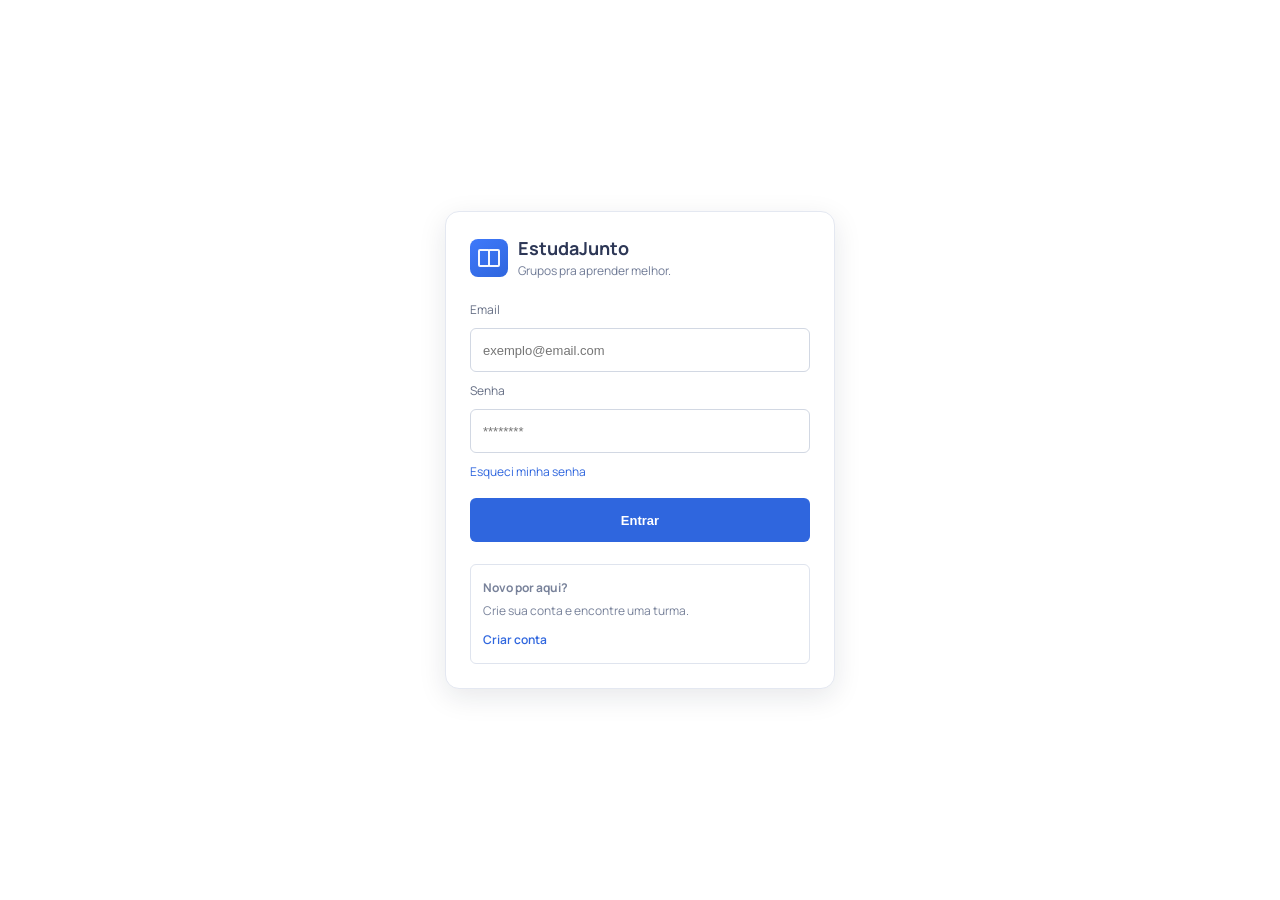
<file: index.html>
<!doctype html>
<html lang="pt-BR">
<head>
  <meta charset="UTF-8" />
  <meta name="viewport" content="width=device-width, initial-scale=1.0" />
  <title>EstudaJunto</title>
  <link rel="preconnect" href="https://fonts.googleapis.com" />
  <link rel="preconnect" href="https://fonts.gstatic.com" crossorigin />
  <link href="https://fonts.googleapis.com/css2?family=Manrope:wght@400;500;600;700&display=swap" rel="stylesheet" />
  <link rel="stylesheet" href="./styles.css" />
</head>
<body>
  <main class="app-shell">
    <section class="auth-card" id="login-screen" aria-label="Tela de login">
      <header class="brand">
        <div class="logo" aria-hidden="true"></div>
        <div>
          <h1>EstudaJunto</h1>
          <p>Grupos pra aprender melhor.</p>
        </div>
      </header>

      <form class="form" id="login-form" action="#" novalidate>
        <label for="email">Email</label>
        <input id="email" type="email" placeholder="exemplo@email.com" />
        <label for="senha">Senha</label>
        <input id="senha" type="password" placeholder="********" />
        <a class="helper-link" href="#">Esqueci minha senha</a>
        <button type="submit" class="primary-btn">Entrar</button>
      </form>

      <aside class="signup-box">
        <p class="strong">Novo por aqui?</p>
        <p>Crie sua conta e encontre uma turma.</p>
        <a href="#" id="go-register">Criar conta</a>
      </aside>
    </section>

    <section class="auth-card hidden" id="register-screen" aria-label="Tela de cadastro">
      <header class="brand">
        <div class="logo" aria-hidden="true"></div>
        <div>
          <h1>Criar conta</h1>
          <p>Entre nos grupos certos.</p>
        </div>
      </header>

      <form class="form" id="register-form" action="#" novalidate>
        <input type="text" placeholder="Nome completo" />
        <input type="email" placeholder="seu@email.com" />
        <input type="password" placeholder="Senha" />
        <input type="password" placeholder="Confirmar senha" />
        <button type="submit" class="primary-btn">Criar conta</button>
      </form>

      <p class="terms">Ao continuar, voce aceita os <a href="#">Termos de Uso</a>.</p>
      <div class="divider"></div>
      <p class="signin">Ja tem uma conta? <a href="#" id="go-login">Entrar</a></p>
    </section>

    <section class="app-home hidden" id="home-screen" aria-label="Tela inicial">
      <p class="status-time">9:41</p>
      <header class="home-header">
        <div class="logo mini" aria-hidden="true"></div>
        <div>
          <h2>Grupos</h2>
          <p>Encontre sua proxima sessao.</p>
        </div>
      </header>

      <label class="search-box">
        <input type="text" placeholder="Buscar materia ou tema" />
        <span class="search-icon" aria-hidden="true"></span>
      </label>

      <div class="filter-row">
        <button type="button" class="chip active">Todos</button>
        <button type="button" class="chip">Meus grupos</button>
      </div>

      <div class="group-list">
        <article class="group-card">
          <div class="avatar avatar-blue">M</div>
          <div class="group-content">
            <h3>Matematica Aplicada</h3>
            <p>Seg e qua • 17h</p>
            <div class="group-actions">
              <span class="tag tag-blue">Calculo</span>
              <button type="button" class="enter-btn enter-blue">Entrar</button>
            </div>
          </div>
        </article>

        <article class="group-card">
          <div class="avatar avatar-green">P</div>
          <div class="group-content">
            <h3>Programacao Java</h3>
            <p>Quinta • 14h</p>
            <div class="group-actions">
              <span class="tag tag-green">Tecnologia</span>
              <button type="button" class="enter-btn enter-green">Entrou</button>
            </div>
          </div>
        </article>

        <article class="group-card">
          <div class="avatar avatar-yellow">H</div>
          <div class="group-content">
            <h3>Historia do Brasil</h3>
            <p>Sexta • 16h</p>
            <div class="group-actions">
              <span class="tag tag-yellow">ENEM</span>
              <button type="button" class="enter-btn enter-blue">Entrar</button>
            </div>
          </div>
        </article>
      </div>

      <button type="button" class="create-group-btn">Criar grupo</button>

      <nav class="bottom-nav">
        <a href="#" class="active">Listar</a>
        <a href="#">Chat</a>
        <a href="#">Conta</a>
      </nav>
    </section>
  </main>

  <script>
    const loginScreen = document.getElementById("login-screen");
    const registerScreen = document.getElementById("register-screen");
    const homeScreen = document.getElementById("home-screen");
    const loginForm = document.getElementById("login-form");
    const registerForm = document.getElementById("register-form");
    const goRegister = document.getElementById("go-register");
    const goLogin = document.getElementById("go-login");

    function openHome() {
      loginScreen.classList.add("hidden");
      registerScreen.classList.add("hidden");
      homeScreen.classList.remove("hidden");
    }

    goRegister.addEventListener("click", function (event) {
      event.preventDefault();
      loginScreen.classList.add("hidden");
      registerScreen.classList.remove("hidden");
      homeScreen.classList.add("hidden");
    });

    goLogin.addEventListener("click", function (event) {
      event.preventDefault();
      registerScreen.classList.add("hidden");
      loginScreen.classList.remove("hidden");
      homeScreen.classList.add("hidden");
    });

    loginForm.addEventListener("submit", function (event) {
      event.preventDefault();
      openHome();
    });

    registerForm.addEventListener("submit", function (event) {
      event.preventDefault();
      openHome();
    });
  </script>
</body>
</html>
</file>
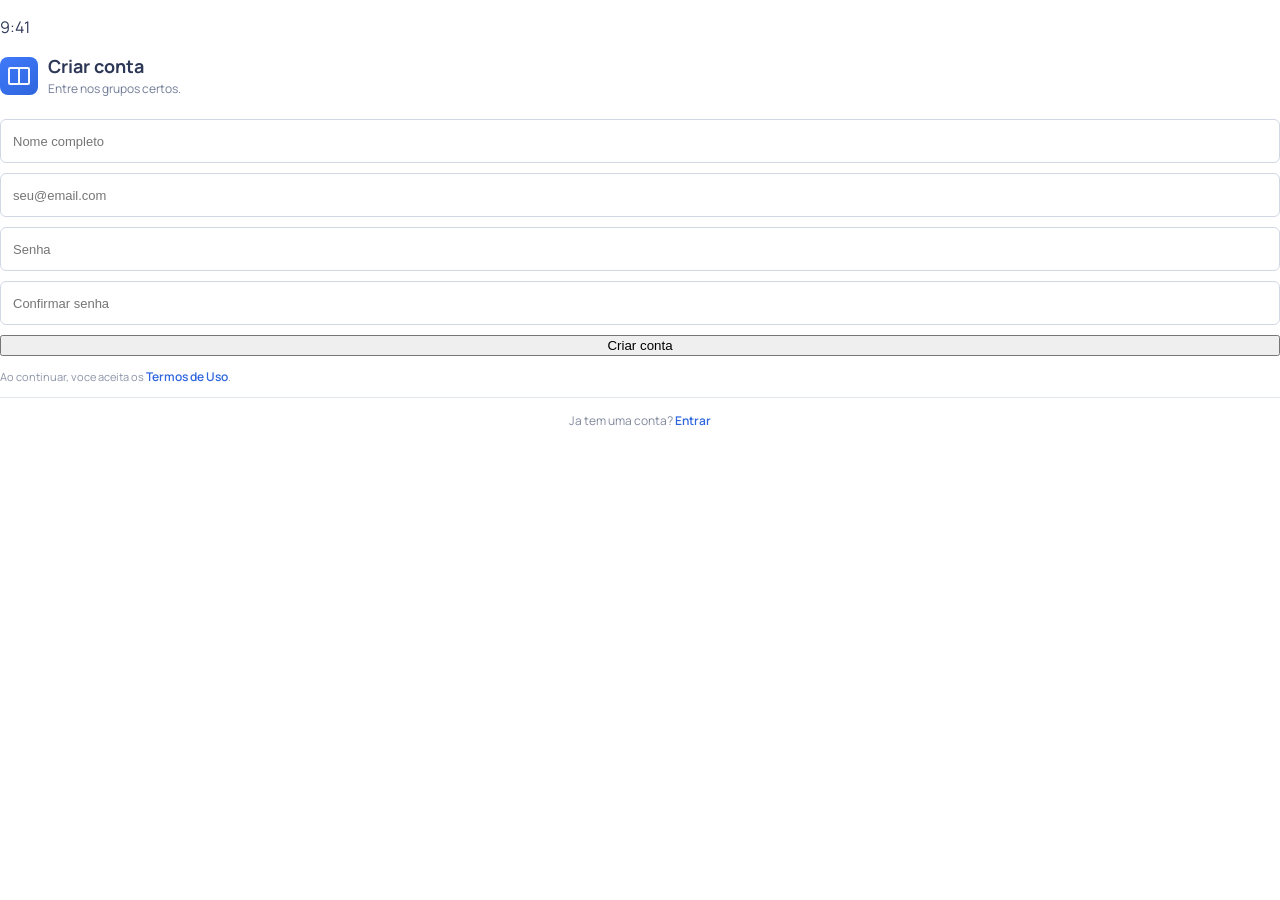
<file: cadastro.html>
<!doctype html>
<html lang="pt-BR">
<head>
  <meta charset="UTF-8" />
  <meta name="viewport" content="width=device-width, initial-scale=1.0" />
  <title>Cadastro - EstudaJunto</title>
  <link rel="preconnect" href="https://fonts.googleapis.com" />
  <link rel="preconnect" href="https://fonts.gstatic.com" crossorigin />
  <link href="https://fonts.googleapis.com/css2?family=Manrope:wght@400;500;600;700&display=swap" rel="stylesheet" />
  <link rel="stylesheet" href="./styles.css" />
</head>
<body>
  <main class="page single">
    <section class="phone">
      <div class="screen">
        <p class="time">9:41</p>

        <header class="brand">
          <div class="logo small" aria-hidden="true"></div>
          <div>
            <h1>Criar conta</h1>
            <p>Entre nos grupos certos.</p>
          </div>
        </header>

        <form class="form" action="#">
          <input type="text" placeholder="Nome completo" />
          <input type="email" placeholder="seu@email.com" />
          <input type="password" placeholder="Senha" />
          <input type="password" placeholder="Confirmar senha" />
          <button type="submit">Criar conta</button>
        </form>

        <p class="terms">Ao continuar, voce aceita os <a href="#">Termos de Uso</a>.</p>

        <div class="divider"></div>

        <p class="signin">Ja tem uma conta? <a href="./login.html">Entrar</a></p>
      </div>
    </section>
  </main>
</body>
</html>
</file>
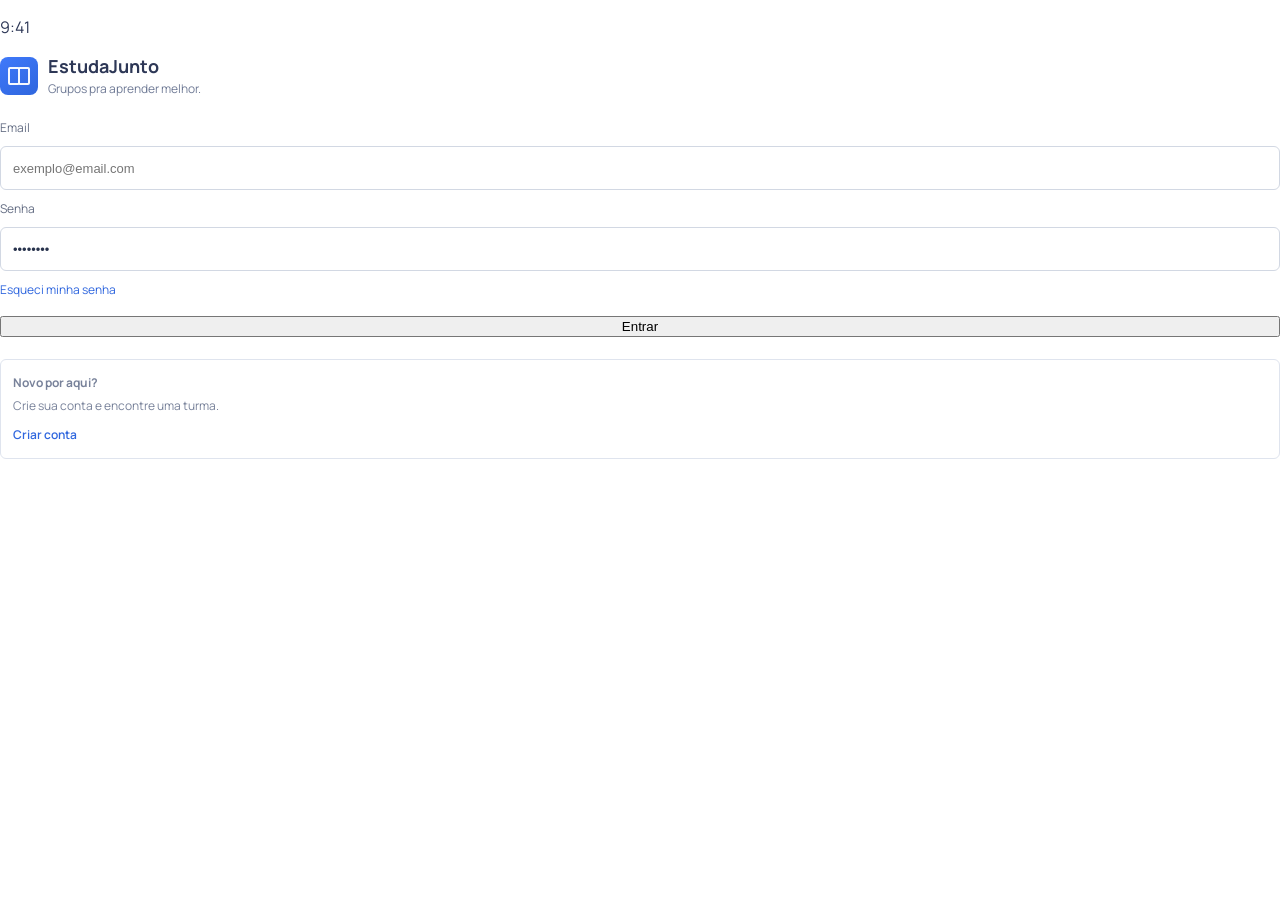
<file: login.html>
<!doctype html>
<html lang="pt-BR">
<head>
  <meta charset="UTF-8" />
  <meta name="viewport" content="width=device-width, initial-scale=1.0" />
  <title>Login - EstudaJunto</title>
  <link rel="preconnect" href="https://fonts.googleapis.com" />
  <link rel="preconnect" href="https://fonts.gstatic.com" crossorigin />
  <link href="https://fonts.googleapis.com/css2?family=Manrope:wght@400;500;600;700&display=swap" rel="stylesheet" />
  <link rel="stylesheet" href="./styles.css" />
</head>
<body>
  <main class="page single">
    <section class="phone">
      <div class="screen">
        <p class="time">9:41</p>

        <header class="brand">
          <div class="logo" aria-hidden="true"></div>
          <div>
            <h1>EstudaJunto</h1>
            <p>Grupos pra aprender melhor.</p>
          </div>
        </header>

        <form class="form" action="#">
          <label for="email">Email</label>
          <input id="email" type="email" placeholder="exemplo@email.com" />

          <label for="senha">Senha</label>
          <input id="senha" type="password" value="12345678" />

          <a class="helper-link" href="#">Esqueci minha senha</a>

          <button type="submit">Entrar</button>
        </form>

        <aside class="signup-box">
          <p class="strong">Novo por aqui?</p>
          <p>Crie sua conta e encontre uma turma.</p>
          <a href="./cadastro.html">Criar conta</a>
        </aside>
      </div>
    </section>
  </main>
</body>
</html>
</file>
<file: styles.css>
:root {
  --bg: #ffffff;
  --card-bg: #ffffff;
  --text: #2d3756;
  --muted: #707b96;
  --line: #dfe4ee;
  --primary: #2f66de;
  --primary-dark: #2455bc;
}

* {
  box-sizing: border-box;
}

html,
body {
  margin: 0;
  min-height: 100%;
}

body {
  font-family: "Manrope", sans-serif;
  background: var(--bg);
  color: var(--text);
}

.app-shell {
  min-height: 100vh;
  display: grid;
  place-items: center;
  padding: 18px;
}

.auth-card,
.app-home {
  width: 100%;
  max-width: 390px;
  background: var(--card-bg);
  border: 1px solid #e4e8f1;
  border-radius: 14px;
  box-shadow: 0 8px 28px rgba(15, 26, 51, 0.1);
}

.auth-card {
  padding: 24px;
}

.app-home {
  padding: 12px;
}

.hidden {
  display: none;
}

.brand {
  display: flex;
  align-items: center;
  gap: 10px;
  margin-bottom: 22px;
}

.logo {
  width: 38px;
  height: 38px;
  border-radius: 8px;
  background: linear-gradient(145deg, #3f79fa, #2f66de);
  position: relative;
  flex-shrink: 0;
}

.logo::before,
.logo::after {
  content: "";
  position: absolute;
  top: 10px;
  width: 9px;
  height: 14px;
  border: 2px solid rgba(255, 255, 255, 0.95);
  border-radius: 2px;
}

.logo::before {
  left: 8px;
  border-right: 1px solid rgba(255, 255, 255, 0.95);
}

.logo::after {
  right: 8px;
  border-left: 1px solid rgba(255, 255, 255, 0.95);
}

.brand h1 {
  margin: 0 0 2px;
  font-size: 18px;
  font-weight: 700;
}

.brand p {
  margin: 0;
  font-size: 12px;
  color: var(--muted);
}

.form {
  display: flex;
  flex-direction: column;
  gap: 10px;
}

.form label {
  font-size: 12px;
  color: #656e84;
}

.form input {
  width: 100%;
  height: 44px;
  border: 1px solid #d2d8e3;
  border-radius: 6px;
  padding: 0 12px;
  font-size: 13px;
  color: #27324c;
  outline: none;
}

.form input:focus {
  border-color: #9ab6f8;
  box-shadow: 0 0 0 3px rgba(47, 102, 222, 0.12);
}

.helper-link {
  margin: 0 0 8px;
  font-size: 12px;
  color: var(--primary);
  text-decoration: none;
}

.primary-btn {
  border: 0;
  width: 100%;
  height: 44px;
  border-radius: 6px;
  background: var(--primary);
  color: #fff;
  font-size: 13px;
  font-weight: 600;
  cursor: pointer;
}

.primary-btn:hover {
  background: var(--primary-dark);
}

.signup-box {
  margin-top: 22px;
  border: 1px solid var(--line);
  border-radius: 6px;
  padding: 14px 12px;
}

.signup-box .strong {
  margin: 0 0 6px;
  font-size: 12px;
  font-weight: 700;
}

.signup-box p {
  margin: 0 0 8px;
  font-size: 12px;
  color: #78829a;
}

.signup-box a,
.terms a,
.signin a {
  color: var(--primary);
  text-decoration: none;
  font-size: 12px;
  font-weight: 600;
}

.terms {
  margin: 12px 0;
  font-size: 11px;
  color: #8b93a6;
}

.divider {
  width: 100%;
  height: 1px;
  background: #e2e6ed;
  margin-bottom: 14px;
}

.signin {
  margin: 0;
  text-align: center;
  font-size: 12px;
  color: #80889c;
}

.status-time {
  margin: 2px 0 12px;
  font-size: 12px;
  font-weight: 600;
  color: #6d7790;
}

.home-header {
  display: flex;
  align-items: center;
  gap: 8px;
  margin-bottom: 10px;
}

.logo.mini {
  width: 12px;
  height: 12px;
  border-radius: 3px;
}

.logo.mini::before,
.logo.mini::after {
  display: none;
}

.home-header h2 {
  margin: 0 0 2px;
  font-size: 12px;
  font-weight: 600;
}

.home-header p {
  margin: 0;
  font-size: 10px;
  color: #7b8499;
}

.search-box {
  display: block;
  position: relative;
  margin-bottom: 12px;
}

.search-box input {
  width: 100%;
  height: 38px;
  border: 1px solid #d5dbe7;
  border-radius: 5px;
  padding: 0 36px 0 12px;
  font-size: 10px;
  outline: none;
}

.search-icon {
  position: absolute;
  top: 11px;
  right: 12px;
  width: 14px;
  height: 14px;
  border: 1.6px solid #79829a;
  border-radius: 50%;
}

.search-icon::after {
  content: "";
  position: absolute;
  right: -4px;
  bottom: -2px;
  width: 6px;
  height: 2px;
  background: #79829a;
  transform: rotate(45deg);
}

.filter-row {
  display: flex;
  gap: 8px;
  margin-bottom: 10px;
}

.chip {
  border: 1px solid #d0d7e4;
  border-radius: 5px;
  background: #fff;
  color: #5b657d;
  font-size: 10px;
  padding: 6px 14px;
  cursor: pointer;
}

.chip.active {
  background: #2f66de;
  border-color: #2f66de;
  color: #fff;
}

.group-list {
  display: grid;
  gap: 10px;
}

.group-card {
  border: 1px solid #dce2ec;
  border-radius: 8px;
  background: #fbfcfe;
  padding: 10px;
  display: flex;
  gap: 10px;
}

.avatar {
  width: 26px;
  height: 26px;
  border-radius: 6px;
  display: grid;
  place-items: center;
  font-size: 10px;
  font-weight: 700;
}

.avatar-blue {
  background: #dce7ff;
  color: #5b7dd1;
}

.avatar-green {
  background: #dbf6e5;
  color: #4ca374;
}

.avatar-yellow {
  background: #ffefc9;
  color: #c39a43;
}

.group-content {
  flex: 1;
}

.group-content h3 {
  margin: 0 0 2px;
  font-size: 11px;
}

.group-content p {
  margin: 0 0 7px;
  font-size: 9px;
  color: #8b93a6;
}

.group-actions {
  display: flex;
  align-items: center;
  justify-content: space-between;
}

.tag {
  font-size: 9px;
  border-radius: 999px;
  padding: 3px 9px;
  font-weight: 700;
}

.tag-blue {
  background: #dce7ff;
  color: #3b66c8;
}

.tag-green {
  background: #d8f4e4;
  color: #2f9f6b;
}

.tag-yellow {
  background: #ffecc3;
  color: #ba8a2f;
}

.enter-btn {
  border: 0;
  min-width: 68px;
  height: 23px;
  border-radius: 4px;
  color: #fff;
  font-size: 10px;
  cursor: pointer;
}

.enter-blue {
  background: #2f66de;
}

.enter-green {
  background: #11ad7d;
}

.create-group-btn {
  margin-top: 12px;
  width: 100%;
  height: 42px;
  border: 0;
  border-radius: 4px;
  background: #2f66de;
  color: #fff;
  font-size: 12px;
  cursor: pointer;
}

.bottom-nav {
  margin-top: 10px;
  background: #101a33;
  border-radius: 7px;
  display: grid;
  grid-template-columns: repeat(3, 1fr);
  overflow: hidden;
}

.bottom-nav a {
  text-decoration: none;
  text-align: center;
  color: #b5c0d4;
  font-size: 10px;
  padding: 10px 4px;
}

.bottom-nav a.active {
  color: #ffffff;
}

@media (max-width: 560px) {
  .app-shell {
    padding: 10px;
  }

  .auth-card {
    padding: 20px 16px;
  }

  .auth-card,
  .app-home {
    border-radius: 10px;
    box-shadow: 0 5px 16px rgba(15, 26, 51, 0.08);
  }
}
</file>
